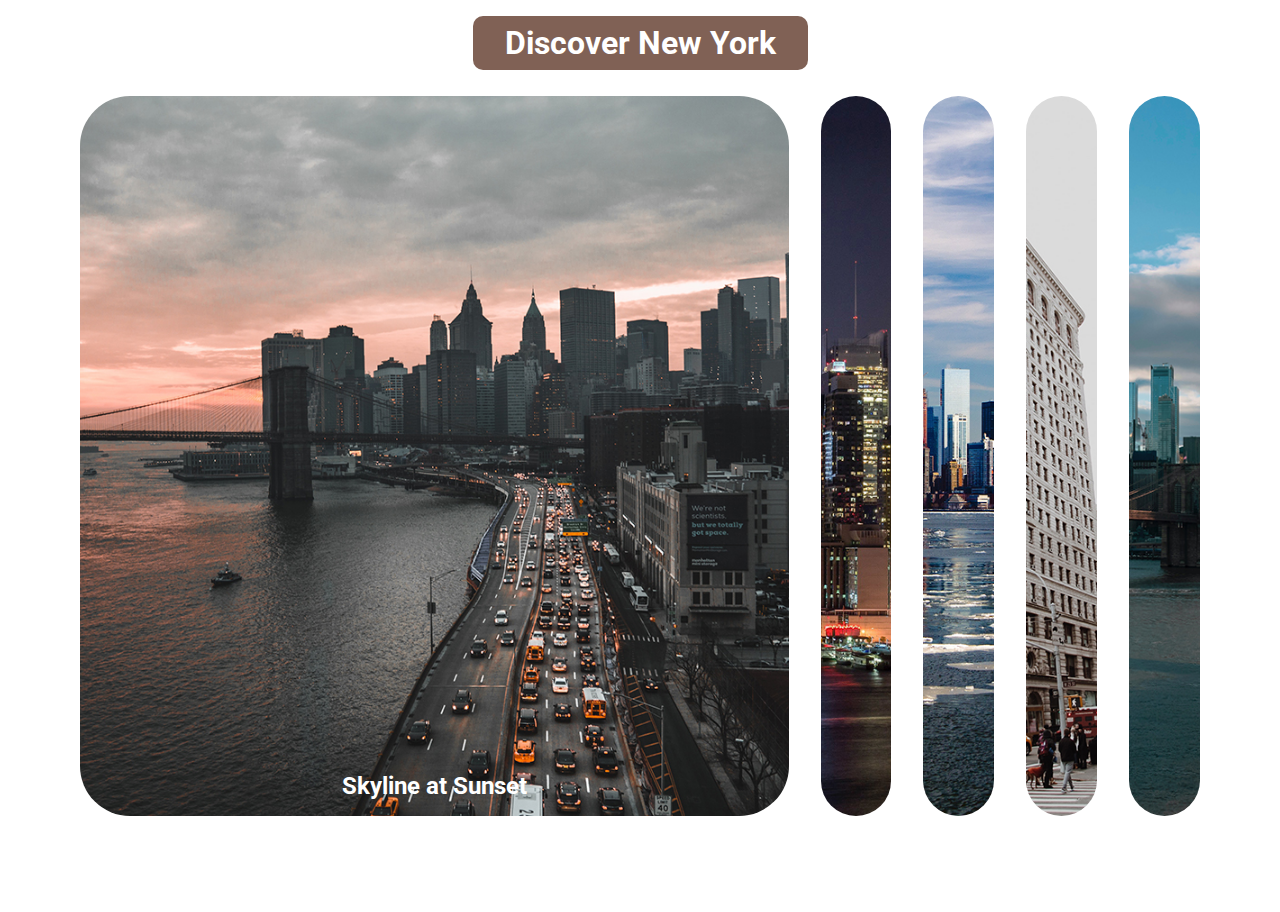
<file: 001 - Expanding Cards/index.html>
<!DOCTYPE html>
<html lang="en">
<head>
    <meta charset="UTF-8">
    <meta http-equiv="X-UA-Compatible" content="IE=edge">
    <meta name="viewport" content="width=device-width, initial-scale=1.0">
    <link rel="stylesheet" href="./style.css">
    <title>Expanding Cards</title>
</head>
<body>
    <h1 class="title">Discover New York</h1>
    <div class="cards-container">
        <div class="card active">
            <h3>Skyline at Sunset</h3>
        </div>
        <div class="card">
            <h3>Skyline in Winter</h3>
        </div>
        <div class="card">
            <h3>Skayline at Night</h3>
        </div>
        <div class="card">
            <h3>Streets in Manhattan</h3>
        </div>
        <div class="card">
            <h3>Bridges in Manhattan</h3>
        </div>
    </div>
    <script src="./index.js"></script>
</body>
</html>
</file>
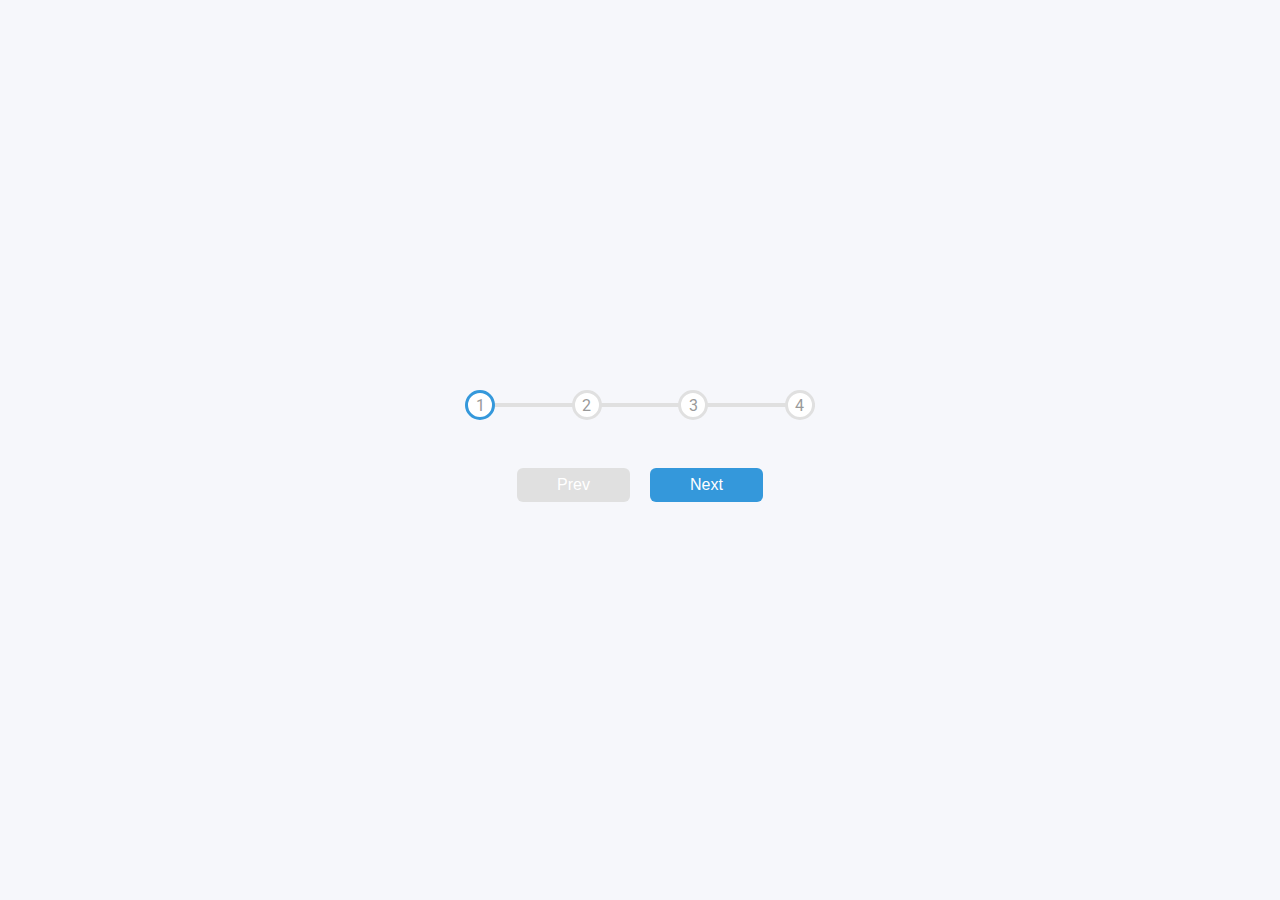
<file: 002 - Step by Step/index.html>
<!DOCTYPE html>
<html lang="en">

<head>
    <meta charset="UTF-8">
    <meta http-equiv="X-UA-Compatible" content="IE=edge">
    <meta name="viewport" content="width=device-width, initial-scale=1.0">
    <link rel="stylesheet" href="./style.css">
    <title>Step by Step</title>
</head>

<body>
    <div class="container">
        <div class="steps-container">
            <div class="steps" id="steps"></div>
            <div class="circle active">1</div>
            <div class="circle">2</div>
            <div class="circle">3</div>
            <div class="circle">4</div>
        </div>
        <button class="btn" id="prev" disabled>Prev</button>
        <button class="btn" id="next">Next</button>
    </div>
    <script src="./index.js"></script>
</body>

</html>
</file>
<file: 001 - Expanding Cards/style.css>
@import url("https://fonts.googleapis.com/css2?family=Roboto:wght@400;700&display=swap");

* {
  margin: 0;
  padding: 0;
  box-sizing: border-box;
}

body {
  font-family: "Roboto", sans-serif;
  display: flex;
  align-items: center;
  justify-content: center;
  /* height: 100vh; */
  /* overflow: hidden; */
  flex-direction: column;
}

h1 {
  position: absolute;
  top: 1rem;
  background-color: rgba(70, 25, 7, 0.685);
  padding: 0.5rem 2rem;
  border-radius: 10px;
  color: #fff;  
}

.cards-container {
  display: flex;
  align-items: center;
  width: 90vw;
  margin: 5rem auto;
}

.card:nth-child(1) {
  background-image: url(./assets/newYork-1.jpg);
}
.card:nth-child(2) {
  background-image: url(./assets/newYork-2.jpg);
}
.card:nth-child(3) {
  background-image: url(./assets/newYork-3.jpg);
}
.card:nth-child(4) {
  background-image: url(./assets/newYork-4.jpg);
}
.card:nth-child(5) {
  background-image: url(./assets/newYork-5.jpg);
}

.card {
  background-position: center;
  background-repeat: no-repeat;
  background-size: cover;
  height: 80vh;
  border-radius: 50px;
  cursor: pointer;
  flex: 0.5;
  margin: 1rem;
  position: relative;
  transition: flex 0.5s ease-in;
}

.card h3 {
  font-size: 1.5rem;
  position: absolute;
  bottom: 1rem;
  left: 50%;
  transform: translateX(-50%);
  color: #fff;
  opacity: 0;
}

.card.active {
  flex: 5;
}

.card.active h3 {
  opacity: 1;
  transition: opacity 0.3s ease-in 0.4.s;
}

@media only screen and (max-width: 768px) {
  .cards-container {
  flex-direction: column;
}

  .card {
  border-radius: 10px;
  padding: 4rem;
  width: 90vw;
  transition: ease-in 0.4s;
}

.card h3 {
  font-size: 1rem;
}

.card.active {
  padding: 10rem;
  transition: ease-in 0.4s;
}

}
</file>
<file: 002 - Step by Step/style.css>
@import url("https://fonts.googleapis.com/css2?family=Roboto:wght@400;700&display=swap");

:root {
  --line-border-fill: #3498db;
  --line-border-empty: #e0e0e0;
}

* {
  margin: 0;
  padding: 0;
  box-sizing: border-box;
}

body {
  background-color: #f6f7fb;
  font-family: "Roboto", sans-serif;
  display: flex;
  align-items: center;
  justify-content: center;
  height: 100vh;
  overflow: hidden;
}

.container {
  text-align: center;
}

.steps-container {
  display: flex;
  justify-content: space-between;
  position: relative;
  margin-bottom: 2.5rem;
  max-width: 100%;
  width: 350px;
}

.steps-container::before {
  content: "";
  background-color: var(--line-border-empty);
  position: absolute;
  top: 50%;
  left: 0;
  transform: translateY(-50%);
  height: 4px;
  width: 100%;
  z-index: -1;
}

.steps {
  background-color: var(--line-border-fill);
  position: absolute;
  top: 50%;
  left: 0;
  transform: translateY(-50%);
  height: 4px;
  width: 0%;
  z-index: -1;
  transition: 0.4s ease;
}

.circle {
  background-color: #fff;
  color: #999;
  border-radius: 50%;
  height: 30px;
  width: 30px;
  /* height: 1.5rem;
    width: 1.5rem; */
  display: flex;
  align-items: center;
  justify-content: center;
  border: 3px solid var(--line-border-empty);
  transition: 0.4s ease;
}

.circle.active {
  border-color: var(--line-border-fill);
}

.btn {
  background-color: var(--line-border-fill);
  color: #fff;
  border: 0;
  border-radius: 6px;
  cursor: pointer;
  padding: 0.5rem 2.5rem;
  margin: 0.5rem;
  font-size: 1rem;
}

.btn:active {
  transform: scale(0.95);
}

.btn:focus {
  outline: 0;
}

.btn:disabled {
  background-color: var(--line-border-empty);
  cursor: not-allowed;
}
</file>
